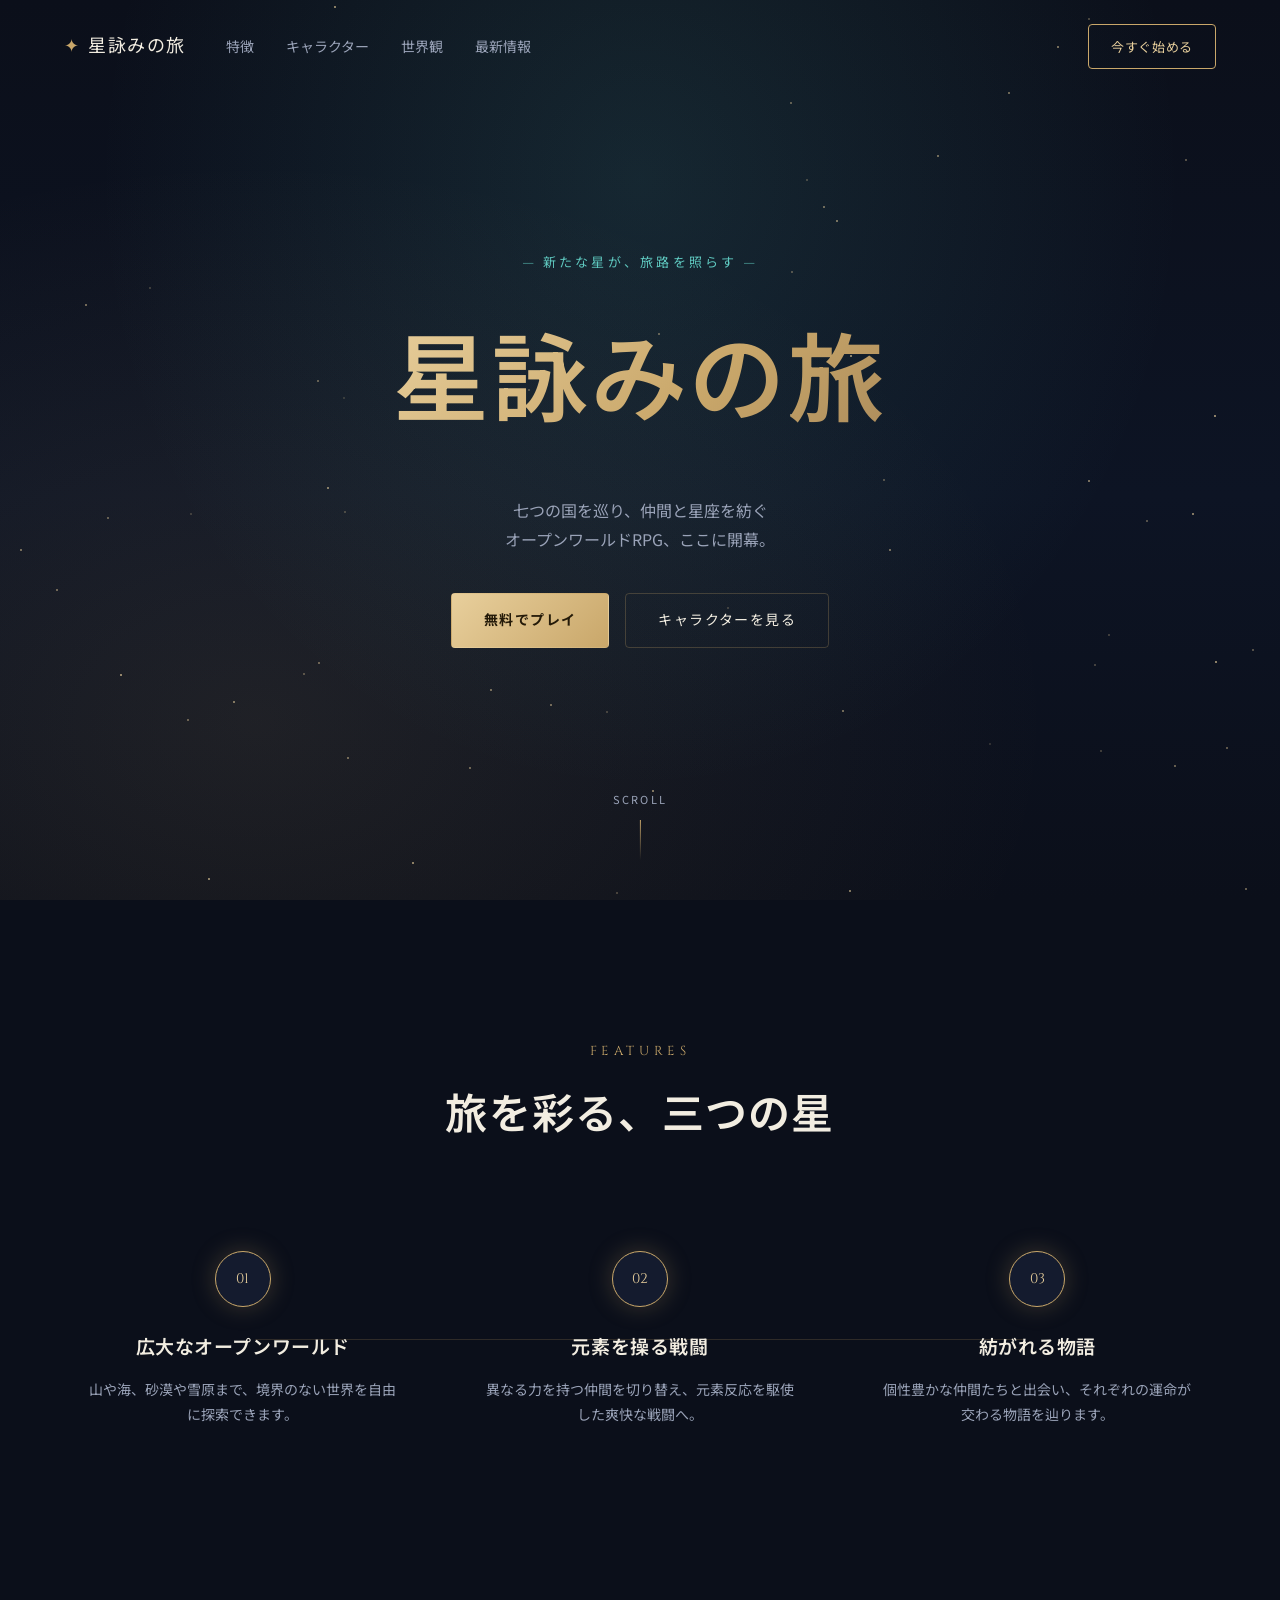
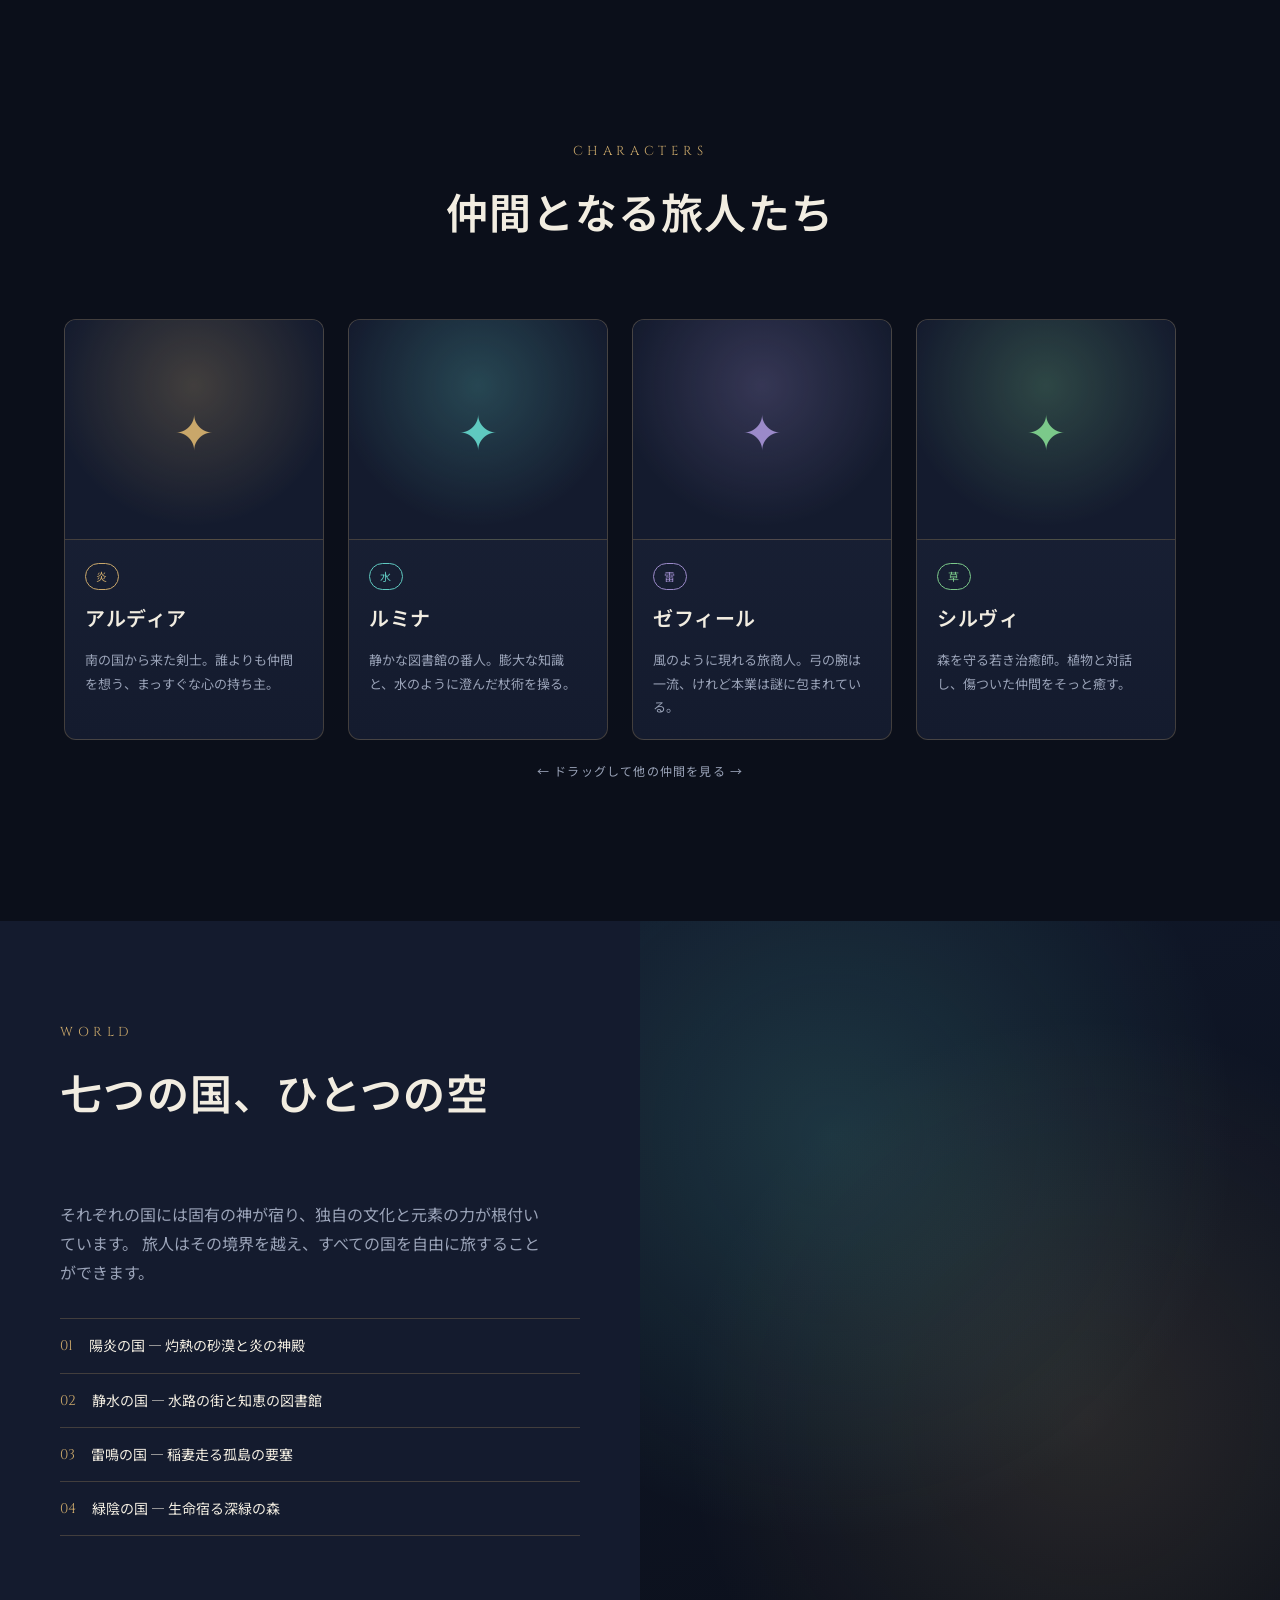
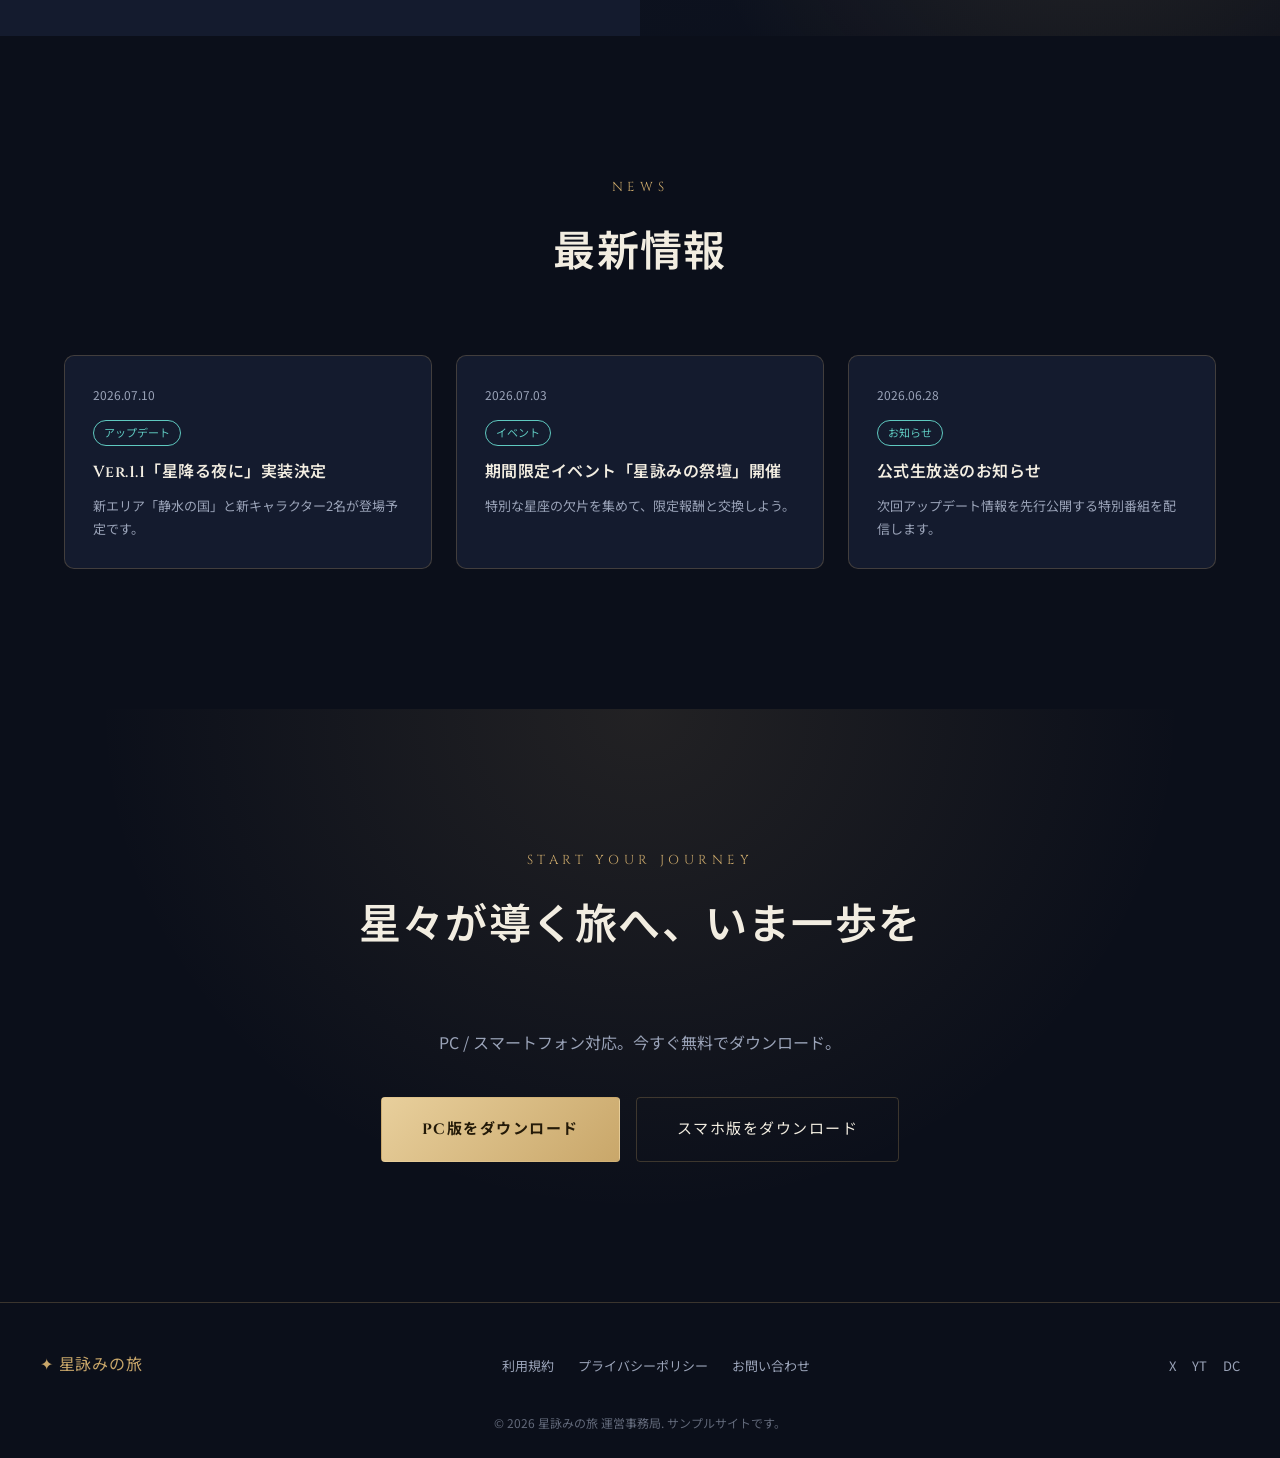
<file: files/index.html>
<!DOCTYPE html>
<html lang="ja">
<head>
<meta charset="UTF-8">
<meta name="viewport" content="width=device-width, initial-scale=1.0">
<title>星詠みの旅 | ファンタジーRPG公式サイト</title>

<!-- ▼フォント読み込み(見出し用Cinzel / 本文用Noto Sans JP) -->
<link rel="preconnect" href="https://fonts.googleapis.com">
<link href="https://fonts.googleapis.com/css2?family=Cinzel:wght@400;600;700&family=Noto+Sans+JP:wght@300;400;500;700&display=swap" rel="stylesheet">

<link rel="stylesheet" href="style.css">
</head>
<body>

<!-- ============================================
     ナビゲーション
     ============================================ -->
<header class="nav" id="nav">
  <div class="nav__inner">
    <a href="#top" class="nav__logo">
      <span class="nav__logo-icon">✦</span>
      星詠みの旅
    </a>
    <nav class="nav__links">
      <a href="#features">特徴</a>
      <a href="#characters">キャラクター</a>
      <a href="#world">世界観</a>
      <a href="#news">最新情報</a>
    </nav>
    <a href="#download" class="nav__cta">今すぐ始める</a>
    <button class="nav__burger" id="navBurger" aria-label="メニューを開く">
      <span></span><span></span><span></span>
    </button>
  </div>
</header>

<!-- ============================================
     ヒーローセクション
     ============================================ -->
<section class="hero" id="top">
  <div class="hero__bg"></div>
  <div class="hero__stars" id="heroStars"></div>

  <div class="hero__content">
    <p class="hero__eyebrow">— 新たな星が、旅路を照らす —</p>
    <h1 class="hero__title">星詠みの旅</h1>
    <p class="hero__desc">
      七つの国を巡り、仲間と星座を紡ぐ<br>
      オープンワールドRPG、ここに開幕。
    </p>
    <div class="hero__actions">
      <a href="#download" class="btn btn--gold">無料でプレイ</a>
      <a href="#characters" class="btn btn--ghost">キャラクターを見る</a>
    </div>
  </div>

  <div class="hero__scroll">
    <span>SCROLL</span>
    <div class="hero__scroll-line"></div>
  </div>
</section>

<!-- ============================================
     特徴セクション(星座で結ぶ演出)
     ============================================ -->
<section class="features" id="features">
  <p class="section__eyebrow">FEATURES</p>
  <h2 class="section__title">旅を彩る、三つの星</h2>

  <div class="constellation" id="constellation">
    <svg class="constellation__lines" id="constellationSvg" viewBox="0 0 1000 300" preserveAspectRatio="none">
      <line x1="166" y1="150" x2="500" y2="150" />
      <line x1="500" y1="150" x2="833" y2="150" />
    </svg>

    <article class="feature-star">
      <div class="feature-star__node">01</div>
      <h3>広大なオープンワールド</h3>
      <p>山や海、砂漠や雪原まで、境界のない世界を自由に探索できます。</p>
    </article>

    <article class="feature-star">
      <div class="feature-star__node">02</div>
      <h3>元素を操る戦闘</h3>
      <p>異なる力を持つ仲間を切り替え、元素反応を駆使した爽快な戦闘へ。</p>
    </article>

    <article class="feature-star">
      <div class="feature-star__node">03</div>
      <h3>紡がれる物語</h3>
      <p>個性豊かな仲間たちと出会い、それぞれの運命が交わる物語を辿ります。</p>
    </article>
  </div>
</section>

<!-- ============================================
     キャラクター紹介(横スクロールカルーセル)
     ============================================ -->
<section class="characters" id="characters">
  <p class="section__eyebrow">CHARACTERS</p>
  <h2 class="section__title">仲間となる旅人たち</h2>

  <div class="char-carousel" id="charCarousel">

    <article class="char-card" style="--card-color:#c9a76a;">
      <div class="char-card__portrait">✦</div>
      <div class="char-card__info">
        <span class="char-card__element">炎</span>
        <h3>アルディア</h3>
        <p>南の国から来た剣士。誰よりも仲間を想う、まっすぐな心の持ち主。</p>
      </div>
    </article>

    <article class="char-card" style="--card-color:#5fc9c0;">
      <div class="char-card__portrait">✦</div>
      <div class="char-card__info">
        <span class="char-card__element">水</span>
        <h3>ルミナ</h3>
        <p>静かな図書館の番人。膨大な知識と、水のように澄んだ杖術を操る。</p>
      </div>
    </article>

    <article class="char-card" style="--card-color:#9b8ac9;">
      <div class="char-card__portrait">✦</div>
      <div class="char-card__info">
        <span class="char-card__element">雷</span>
        <h3>ゼフィール</h3>
        <p>風のように現れる旅商人。弓の腕は一流、けれど本業は謎に包まれている。</p>
      </div>
    </article>

    <article class="char-card" style="--card-color:#7bc98a;">
      <div class="char-card__portrait">✦</div>
      <div class="char-card__info">
        <span class="char-card__element">草</span>
        <h3>シルヴィ</h3>
        <p>森を守る若き治癒師。植物と対話し、傷ついた仲間をそっと癒す。</p>
      </div>
    </article>

  </div>

  <div class="char-carousel__hint">← ドラッグして他の仲間を見る →</div>
</section>

<!-- ============================================
     世界観セクション
     ============================================ -->
<section class="world" id="world">
  <div class="world__panel">
    <p class="section__eyebrow">WORLD</p>
    <h2 class="section__title">七つの国、ひとつの空</h2>
    <p class="world__desc">
      それぞれの国には固有の神が宿り、独自の文化と元素の力が根付いています。
      旅人はその境界を越え、すべての国を自由に旅することができます。
    </p>
    <ul class="world__list">
      <li><span>01</span>陽炎の国 — 灼熱の砂漠と炎の神殿</li>
      <li><span>02</span>静水の国 — 水路の街と知恵の図書館</li>
      <li><span>03</span>雷鳴の国 — 稲妻走る孤島の要塞</li>
      <li><span>04</span>緑陰の国 — 生命宿る深緑の森</li>
    </ul>
  </div>
  <div class="world__visual"></div>
</section>

<!-- ============================================
     最新情報セクション
     ============================================ -->
<section class="news" id="news">
  <p class="section__eyebrow">NEWS</p>
  <h2 class="section__title">最新情報</h2>

  <div class="news__grid">
    <article class="news-card">
      <span class="news-card__date">2026.07.10</span>
      <span class="news-card__tag">アップデート</span>
      <h3>Ver.1.1「星降る夜に」実装決定</h3>
      <p>新エリア「静水の国」と新キャラクター2名が登場予定です。</p>
    </article>
    <article class="news-card">
      <span class="news-card__date">2026.07.03</span>
      <span class="news-card__tag">イベント</span>
      <h3>期間限定イベント「星詠みの祭壇」開催</h3>
      <p>特別な星座の欠片を集めて、限定報酬と交換しよう。</p>
    </article>
    <article class="news-card">
      <span class="news-card__date">2026.06.28</span>
      <span class="news-card__tag">お知らせ</span>
      <h3>公式生放送のお知らせ</h3>
      <p>次回アップデート情報を先行公開する特別番組を配信します。</p>
    </article>
  </div>
</section>

<!-- ============================================
     ダウンロードCTAセクション
     ============================================ -->
<section class="download" id="download">
  <p class="section__eyebrow">START YOUR JOURNEY</p>
  <h2 class="section__title">星々が導く旅へ、いま一歩を</h2>
  <p class="download__desc">PC / スマートフォン対応。今すぐ無料でダウンロード。</p>
  <div class="download__actions">
    <a href="#" class="btn btn--gold btn--lg">PC版をダウンロード</a>
    <a href="#" class="btn btn--ghost btn--lg">スマホ版をダウンロード</a>
  </div>
</section>

<!-- ============================================
     フッター
     ============================================ -->
<footer class="footer">
  <div class="footer__inner">
    <div class="footer__logo">✦ 星詠みの旅</div>
    <nav class="footer__links">
      <a href="#">利用規約</a>
      <a href="#">プライバシーポリシー</a>
      <a href="#">お問い合わせ</a>
    </nav>
    <div class="footer__social">
      <a href="#" aria-label="X">X</a>
      <a href="#" aria-label="YouTube">YT</a>
      <a href="#" aria-label="Discord">DC</a>
    </div>
  </div>
  <p class="footer__copyright">© 2026 星詠みの旅 運営事務局. サンプルサイトです。</p>
</footer>

<script src="script.js"></script>
</body>
</html>
</file>
<file: files/style.css>
/* =================================================================
   ここから編集用の変数です。
   色やフォント、余白の基準値をここでまとめて変更できます。
   例えば --gold の値を変えるだけで、サイト全体のアクセントカラーが変わります。
   ================================================================= */
:root {
  /* --- 色 --- */
  --bg-void: #0b0f1a;        /* 背景のベースカラー(深夜の紺) */
  --bg-panel: #141b2e;       /* カードなどのパネル背景 */
  --bg-panel-2: #1b2338;     /* 少し明るいパネル背景 */
  --gold: #c9a76a;           /* メインアクセント(金) */
  --gold-bright: #e8cf9c;    /* 明るい金(ホバー等) */
  --teal: #5fc9c0;           /* サブアクセント(ティール) */
  --text-main: #f2ede1;      /* 本文の文字色 */
  --text-dim: #9aa3b8;       /* 補足文字色 */
  --border-soft: rgba(201, 167, 106, 0.25); /* 金の細い罫線 */

  /* --- フォント --- */
  --font-display: 'Cinzel', 'Noto Sans JP', serif;   /* 見出し用 */
  --font-body: 'Noto Sans JP', sans-serif;           /* 本文用 */

  /* --- レイアウト --- */
  --max-width: 1200px;
  --section-padding: 140px 24px;
}

/* =================================================================
   リセット & 基本設定
   ================================================================= */
* {
  margin: 0;
  padding: 0;
  box-sizing: border-box;
}

html {
  scroll-behavior: smooth;
}

body {
  background: var(--bg-void);
  color: var(--text-main);
  font-family: var(--font-body);
  line-height: 1.8;
  overflow-x: hidden;
}

a {
  color: inherit;
  text-decoration: none;
}

ul {
  list-style: none;
}

img {
  max-width: 100%;
  display: block;
}

/* 見出し類は共通で display フォントを使う */
h1, h2, h3 {
  font-family: var(--font-display);
  font-weight: 600;
  letter-spacing: 0.03em;
}

/* キーボード操作時のフォーカスを可視化(アクセシビリティ対応) */
a:focus-visible,
button:focus-visible {
  outline: 2px solid var(--gold-bright);
  outline-offset: 4px;
}

/* アニメーションを減らしたいユーザーへの配慮 */
@media (prefers-reduced-motion: reduce) {
  * {
    animation: none !important;
    transition: none !important;
    scroll-behavior: auto !important;
  }
}

/* =================================================================
   共通パーツ(見出しラベル・ボタン)
   ================================================================= */
.section__eyebrow {
  font-family: var(--font-display);
  color: var(--gold);
  letter-spacing: 0.35em;
  font-size: 13px;
  text-align: center;
  margin-bottom: 16px;
}

.section__title {
  text-align: center;
  font-size: clamp(28px, 4vw, 42px);
  margin-bottom: 64px;
  color: var(--text-main);
}

.btn {
  display: inline-flex;
  align-items: center;
  justify-content: center;
  padding: 14px 32px;
  border-radius: 4px;
  font-family: var(--font-display);
  font-size: 14px;
  letter-spacing: 0.1em;
  border: 1px solid transparent;
  transition: transform 0.25s ease, box-shadow 0.25s ease, background 0.25s ease;
  cursor: pointer;
}

.btn--gold {
  background: linear-gradient(135deg, var(--gold-bright), var(--gold));
  color: #241a08;
  font-weight: 700;
}

.btn--gold:hover {
  transform: translateY(-2px);
  box-shadow: 0 10px 30px rgba(201, 167, 106, 0.35);
}

.btn--ghost {
  background: transparent;
  border-color: var(--border-soft);
  color: var(--text-main);
}

.btn--ghost:hover {
  border-color: var(--gold);
  color: var(--gold-bright);
}

.btn--lg {
  padding: 18px 40px;
  font-size: 15px;
}

/* =================================================================
   ナビゲーション
   ================================================================= */
.nav {
  position: fixed;
  top: 0;
  left: 0;
  right: 0;
  z-index: 100;
  padding: 24px 0;
  transition: background 0.4s ease, padding 0.4s ease, border-color 0.4s ease;
  border-bottom: 1px solid transparent;
}

/* JSでスクロール時に付与するクラス */
.nav.is-scrolled {
  background: rgba(11, 15, 26, 0.9);
  backdrop-filter: blur(10px);
  padding: 14px 0;
  border-bottom-color: var(--border-soft);
}

.nav__inner {
  max-width: var(--max-width);
  margin: 0 auto;
  padding: 0 24px;
  display: flex;
  align-items: center;
  gap: 40px;
}

.nav__logo {
  font-family: var(--font-display);
  font-size: 18px;
  letter-spacing: 0.08em;
  color: var(--text-main);
  display: flex;
  align-items: center;
  gap: 8px;
  white-space: nowrap;
}

.nav__logo-icon {
  color: var(--gold);
}

.nav__links {
  display: flex;
  gap: 32px;
  flex: 1;
  font-size: 14px;
  color: var(--text-dim);
}

.nav__links a {
  transition: color 0.25s ease;
}

.nav__links a:hover {
  color: var(--gold-bright);
}

.nav__cta {
  padding: 10px 22px;
  border: 1px solid var(--gold);
  border-radius: 4px;
  font-size: 13px;
  letter-spacing: 0.05em;
  color: var(--gold-bright);
  white-space: nowrap;
  transition: background 0.25s ease, color 0.25s ease;
}

.nav__cta:hover {
  background: var(--gold);
  color: #241a08;
}

.nav__burger {
  display: none;
  flex-direction: column;
  gap: 5px;
  background: none;
  border: none;
  cursor: pointer;
}

.nav__burger span {
  width: 22px;
  height: 2px;
  background: var(--text-main);
}

/* =================================================================
   ヒーローセクション
   ================================================================= */
.hero {
  position: relative;
  height: 100vh;
  min-height: 640px;
  display: flex;
  align-items: center;
  justify-content: center;
  text-align: center;
  overflow: hidden;
}

/* 背景のグラデーション。画像を使いたい場合はここに background-image を追加してください */
.hero__bg {
  position: absolute;
  inset: 0;
  background:
    radial-gradient(ellipse at 50% 20%, rgba(95, 201, 192, 0.12), transparent 60%),
    radial-gradient(ellipse at 20% 80%, rgba(201, 167, 106, 0.10), transparent 55%),
    linear-gradient(180deg, #0b0f1a 0%, #0d1424 55%, #0b0f1a 100%);
}

/* 星の粒(JSで動的に生成) */
.hero__stars {
  position: absolute;
  inset: 0;
  pointer-events: none;
}

.hero__stars span {
  position: absolute;
  width: 2px;
  height: 2px;
  background: var(--gold-bright);
  border-radius: 50%;
  opacity: 0.6;
  animation: twinkle 3s ease-in-out infinite;
}

@keyframes twinkle {
  0%, 100% { opacity: 0.15; }
  50% { opacity: 0.9; }
}

.hero__content {
  position: relative;
  z-index: 2;
  padding: 0 24px;
}

.hero__eyebrow {
  font-family: var(--font-display);
  color: var(--teal);
  letter-spacing: 0.25em;
  font-size: 13px;
  margin-bottom: 24px;
  opacity: 0;
  animation: fadeUp 1s ease forwards 0.2s;
}

.hero__title {
  font-size: clamp(48px, 9vw, 96px);
  background: linear-gradient(135deg, var(--gold-bright), var(--gold) 60%, #a9895a);
  -webkit-background-clip: text;
  background-clip: text;
  color: transparent;
  margin-bottom: 24px;
  opacity: 0;
  animation: fadeUp 1s ease forwards 0.4s;
}

.hero__desc {
  font-size: 16px;
  color: var(--text-dim);
  margin-bottom: 40px;
  opacity: 0;
  animation: fadeUp 1s ease forwards 0.6s;
}

.hero__actions {
  display: flex;
  gap: 16px;
  justify-content: center;
  flex-wrap: wrap;
  opacity: 0;
  animation: fadeUp 1s ease forwards 0.8s;
}

@keyframes fadeUp {
  from { opacity: 0; transform: translateY(20px); }
  to { opacity: 1; transform: translateY(0); }
}

.hero__scroll {
  position: absolute;
  bottom: 40px;
  left: 50%;
  transform: translateX(-50%);
  display: flex;
  flex-direction: column;
  align-items: center;
  gap: 10px;
  color: var(--text-dim);
  font-size: 11px;
  letter-spacing: 0.2em;
}

.hero__scroll-line {
  width: 1px;
  height: 40px;
  background: linear-gradient(var(--gold), transparent);
}

/* =================================================================
   特徴セクション(星座演出)
   ================================================================= */
.features {
  padding: var(--section-padding);
  max-width: var(--max-width);
  margin: 0 auto;
}

.constellation {
  position: relative;
  display: grid;
  grid-template-columns: repeat(3, 1fr);
  gap: 40px;
}

.constellation__lines {
  position: absolute;
  inset: 0;
  width: 100%;
  height: 100%;
  z-index: 0;
  overflow: visible;
}

.constellation__lines line {
  stroke: var(--border-soft);
  stroke-width: 1;
  stroke-dasharray: 6 6;
}

.feature-star {
  position: relative;
  z-index: 1;
  text-align: center;
  padding: 32px 20px;
}

.feature-star__node {
  width: 56px;
  height: 56px;
  margin: 0 auto 24px;
  border-radius: 50%;
  background: var(--bg-panel);
  border: 1px solid var(--gold);
  color: var(--gold-bright);
  display: flex;
  align-items: center;
  justify-content: center;
  font-family: var(--font-display);
  font-size: 14px;
  box-shadow: 0 0 24px rgba(201, 167, 106, 0.25);
}

.feature-star h3 {
  font-size: 19px;
  margin-bottom: 12px;
}

.feature-star p {
  color: var(--text-dim);
  font-size: 14px;
}

/* =================================================================
   キャラクター カルーセル
   ================================================================= */
.characters {
  padding: var(--section-padding);
}

.char-carousel {
  display: flex;
  gap: 24px;
  max-width: var(--max-width);
  margin: 0 auto;
  padding: 0 24px 12px;
  overflow-x: auto;
  scroll-snap-type: x mandatory;
  cursor: grab;
  /* スクロールバーを控えめに */
  scrollbar-width: thin;
  scrollbar-color: var(--gold) transparent;
}

.char-carousel:active {
  cursor: grabbing;
}

.char-card {
  flex: 0 0 260px;
  scroll-snap-align: start;
  background: linear-gradient(180deg, var(--bg-panel-2), var(--bg-panel));
  border: 1px solid var(--border-soft);
  border-radius: 12px;
  overflow: hidden;
  transition: transform 0.3s ease, box-shadow 0.3s ease;
}

.char-card:hover {
  transform: translateY(-8px);
  box-shadow: 0 20px 40px rgba(0, 0, 0, 0.4);
}

/* ポートレート部分。実際の画像を使う場合は background-image に差し替えてください */
.char-card__portrait {
  height: 220px;
  display: flex;
  align-items: center;
  justify-content: center;
  font-size: 48px;
  color: var(--card-color);
  background:
    radial-gradient(circle at 50% 30%, color-mix(in srgb, var(--card-color) 25%, transparent), transparent 70%),
    var(--bg-panel);
  border-bottom: 1px solid var(--border-soft);
}

.char-card__info {
  padding: 20px;
}

.char-card__element {
  display: inline-block;
  font-size: 11px;
  letter-spacing: 0.1em;
  color: var(--card-color);
  border: 1px solid var(--card-color);
  border-radius: 999px;
  padding: 3px 10px;
  margin-bottom: 12px;
}

.char-card__info h3 {
  font-size: 20px;
  margin-bottom: 10px;
}

.char-card__info p {
  font-size: 13px;
  color: var(--text-dim);
}

.char-carousel__hint {
  text-align: center;
  font-size: 12px;
  color: var(--text-dim);
  letter-spacing: 0.1em;
  margin-top: 8px;
}

/* =================================================================
   世界観セクション
   ================================================================= */
.world {
  display: grid;
  grid-template-columns: 1fr 1fr;
  align-items: stretch;
  min-height: 560px;
}

.world__panel {
  padding: 100px 60px;
  display: flex;
  flex-direction: column;
  justify-content: center;
  background: var(--bg-panel);
}

.world__panel .section__title,
.world__panel .section__eyebrow {
  text-align: left;
}

.world__desc {
  color: var(--text-dim);
  margin-bottom: 32px;
  max-width: 480px;
}

.world__list li {
  display: flex;
  gap: 16px;
  padding: 14px 0;
  border-top: 1px solid var(--border-soft);
  color: var(--text-main);
  font-size: 14px;
}

.world__list li:last-child {
  border-bottom: 1px solid var(--border-soft);
}

.world__list li span {
  font-family: var(--font-display);
  color: var(--gold);
}

/* 世界観の右側ビジュアル。画像を差し替える場合はここに background-image を設定 */
.world__visual {
  background:
    radial-gradient(circle at 30% 30%, rgba(95, 201, 192, 0.18), transparent 60%),
    radial-gradient(circle at 70% 70%, rgba(201, 167, 106, 0.15), transparent 60%),
    linear-gradient(160deg, #10182a, #0b0f1a);
}

/* =================================================================
   最新情報セクション
   ================================================================= */
.news {
  padding: var(--section-padding);
  max-width: var(--max-width);
  margin: 0 auto;
}

.news__grid {
  display: grid;
  grid-template-columns: repeat(3, 1fr);
  gap: 24px;
}

.news-card {
  background: var(--bg-panel);
  border: 1px solid var(--border-soft);
  border-radius: 10px;
  padding: 28px;
  transition: border-color 0.25s ease, transform 0.25s ease;
}

.news-card:hover {
  border-color: var(--gold);
  transform: translateY(-4px);
}

.news-card__date {
  display: block;
  font-size: 12px;
  color: var(--text-dim);
  margin-bottom: 10px;
}

.news-card__tag {
  display: inline-block;
  font-size: 11px;
  color: var(--teal);
  border: 1px solid var(--teal);
  border-radius: 999px;
  padding: 2px 10px;
  margin-bottom: 14px;
}

.news-card h3 {
  font-size: 16px;
  margin-bottom: 10px;
  line-height: 1.5;
}

.news-card p {
  font-size: 13px;
  color: var(--text-dim);
}

/* =================================================================
   ダウンロードCTAセクション
   ================================================================= */
.download {
  text-align: center;
  padding: var(--section-padding);
  background:
    radial-gradient(ellipse at 50% 0%, rgba(201, 167, 106, 0.12), transparent 60%);
}

.download__desc {
  color: var(--text-dim);
  margin-bottom: 40px;
}

.download__actions {
  display: flex;
  gap: 16px;
  justify-content: center;
  flex-wrap: wrap;
}

/* =================================================================
   フッター
   ================================================================= */
.footer {
  border-top: 1px solid var(--border-soft);
  padding: 48px 24px 24px;
}

.footer__inner {
  max-width: var(--max-width);
  margin: 0 auto;
  display: flex;
  flex-wrap: wrap;
  gap: 24px;
  align-items: center;
  justify-content: space-between;
  margin-bottom: 32px;
}

.footer__logo {
  font-family: var(--font-display);
  color: var(--gold);
  letter-spacing: 0.05em;
}

.footer__links {
  display: flex;
  gap: 24px;
  font-size: 13px;
  color: var(--text-dim);
}

.footer__social {
  display: flex;
  gap: 16px;
  font-size: 13px;
  color: var(--text-dim);
}

.footer__copyright {
  text-align: center;
  font-size: 12px;
  color: var(--text-dim);
  opacity: 0.6;
}

/* =================================================================
   スクロール出現アニメーション用(JSでis-visibleを付与)
   ================================================================= */
.reveal {
  opacity: 0;
  transform: translateY(24px);
  transition: opacity 0.8s ease, transform 0.8s ease;
}

.reveal.is-visible {
  opacity: 1;
  transform: translateY(0);
}

/* =================================================================
   レスポンシブ対応
   ================================================================= */
@media (max-width: 900px) {
  .nav__links,
  .nav__cta {
    display: none;
  }

  .nav__burger {
    display: flex;
    margin-left: auto;
  }

  .constellation {
    grid-template-columns: 1fr;
    gap: 56px;
  }

  .constellation__lines {
    display: none;
  }

  .world {
    grid-template-columns: 1fr;
  }

  .world__visual {
    min-height: 280px;
    order: -1;
  }

  .world__panel {
    padding: 60px 28px;
  }

  .news__grid {
    grid-template-columns: 1fr;
  }
}

@media (max-width: 480px) {
  .section-padding,
  .features,
  .news,
  .download {
    padding: 100px 20px;
  }

  .hero__actions,
  .download__actions {
    flex-direction: column;
    width: 100%;
  }

  .btn {
    width: 100%;
  }
}
</file>
